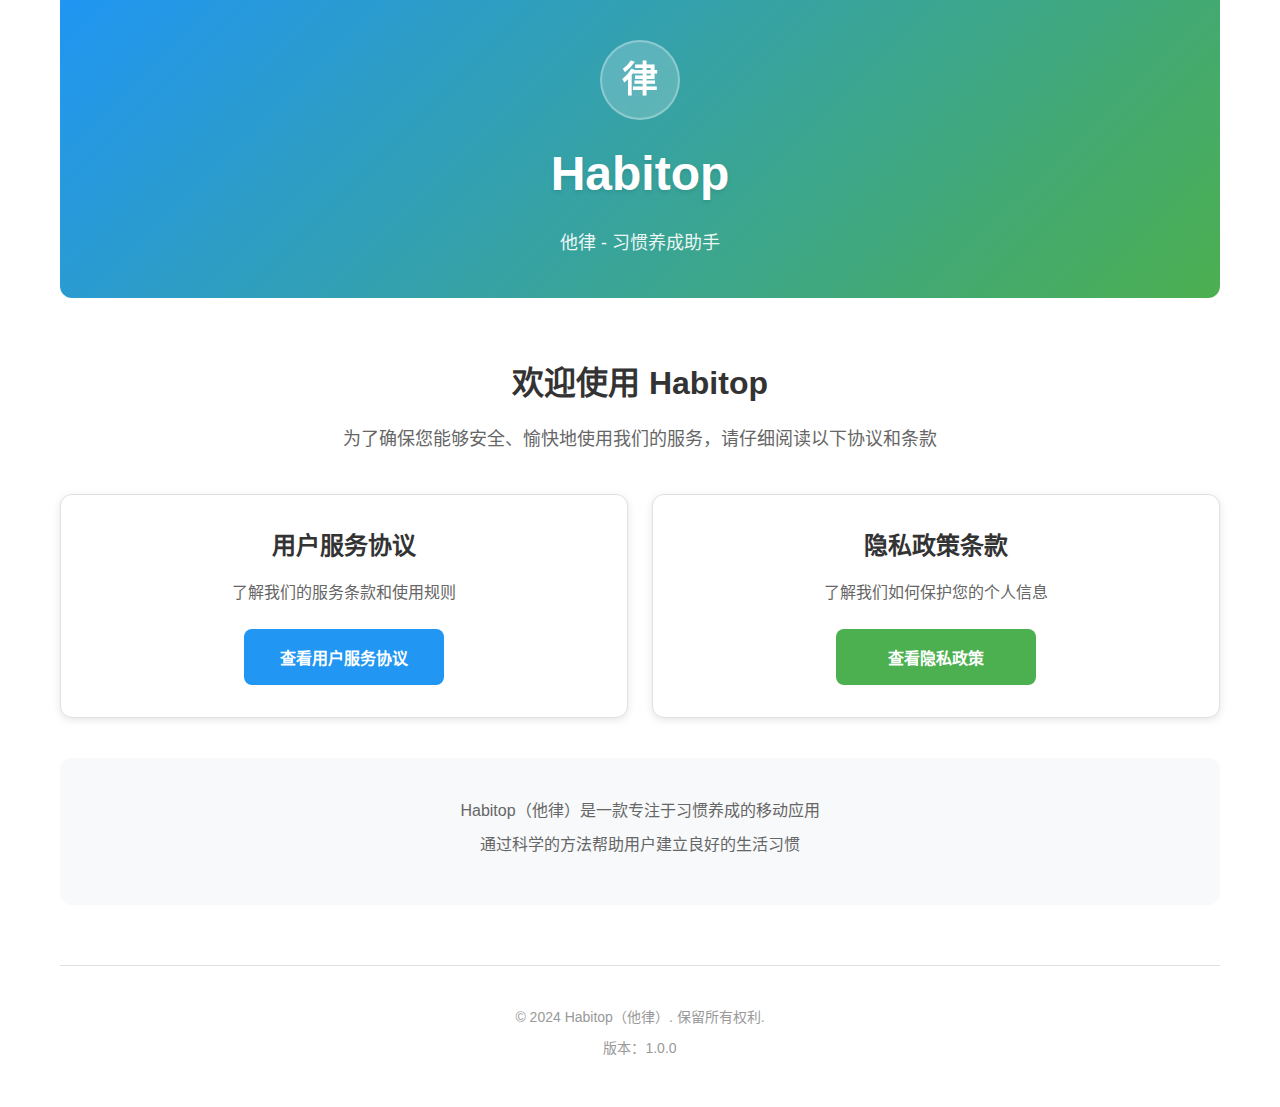
<file: index.html>
<!DOCTYPE html>
<html lang="zh-CN">
<head>
    <meta charset="UTF-8">
    <meta name="viewport" content="width=device-width, initial-scale=1.0">
    <title>Habitop - 他律 - 用户协议</title>
    <meta name="description" content="Habitop（他律）用户服务协议和隐私政策条款">
    <meta name="keywords" content="Habitop,他律,用户协议,隐私政策,习惯养成,任务管理">
    <link rel="stylesheet" href="css/style.css">
    <link rel="icon" href="images/favicon.ico" type="image/x-icon">
</head>
<body>
    <div class="container">
        <!-- 头部Logo区域 -->
        <header class="header">
            <div class="logo-container">
                <div class="logo">律</div>
                <h1 class="title">Habitop</h1>
                <p class="subtitle">他律 - 习惯养成助手</p>
            </div>
        </header>

        <!-- 主要内容区域 -->
        <main class="main-content">
            <div class="welcome-section">
                <h2>欢迎使用 Habitop</h2>
                <p>为了确保您能够安全、愉快地使用我们的服务，请仔细阅读以下协议和条款</p>
            </div>

            <!-- 协议按钮区域 -->
            <div class="agreements-section">
                <div class="agreement-card">
                    <h3>用户服务协议</h3>
                    <p>了解我们的服务条款和使用规则</p>
                    <button class="btn btn-primary" onclick="openServiceAgreement()">
                        查看用户服务协议
                    </button>
                </div>

                <div class="agreement-card">
                    <h3>隐私政策条款</h3>
                    <p>了解我们如何保护您的个人信息</p>
                    <button class="btn btn-secondary" onclick="openPrivacyPolicy()">
                        查看隐私政策
                    </button>
                </div>
            </div>

            <!-- 应用信息 -->
            <div class="app-info">
                <p>Habitop（他律）是一款专注于习惯养成的移动应用</p>
                <p>通过科学的方法帮助用户建立良好的生活习惯</p>
            </div>
        </main>

        <!-- 页脚 -->
        <footer class="footer">
            <p>&copy; 2024 Habitop（他律）. 保留所有权利.</p>
            <p>版本：1.0.0</p>
        </footer>
    </div>

    <script src="js/main.js"></script>
</body>
</html>
</file>
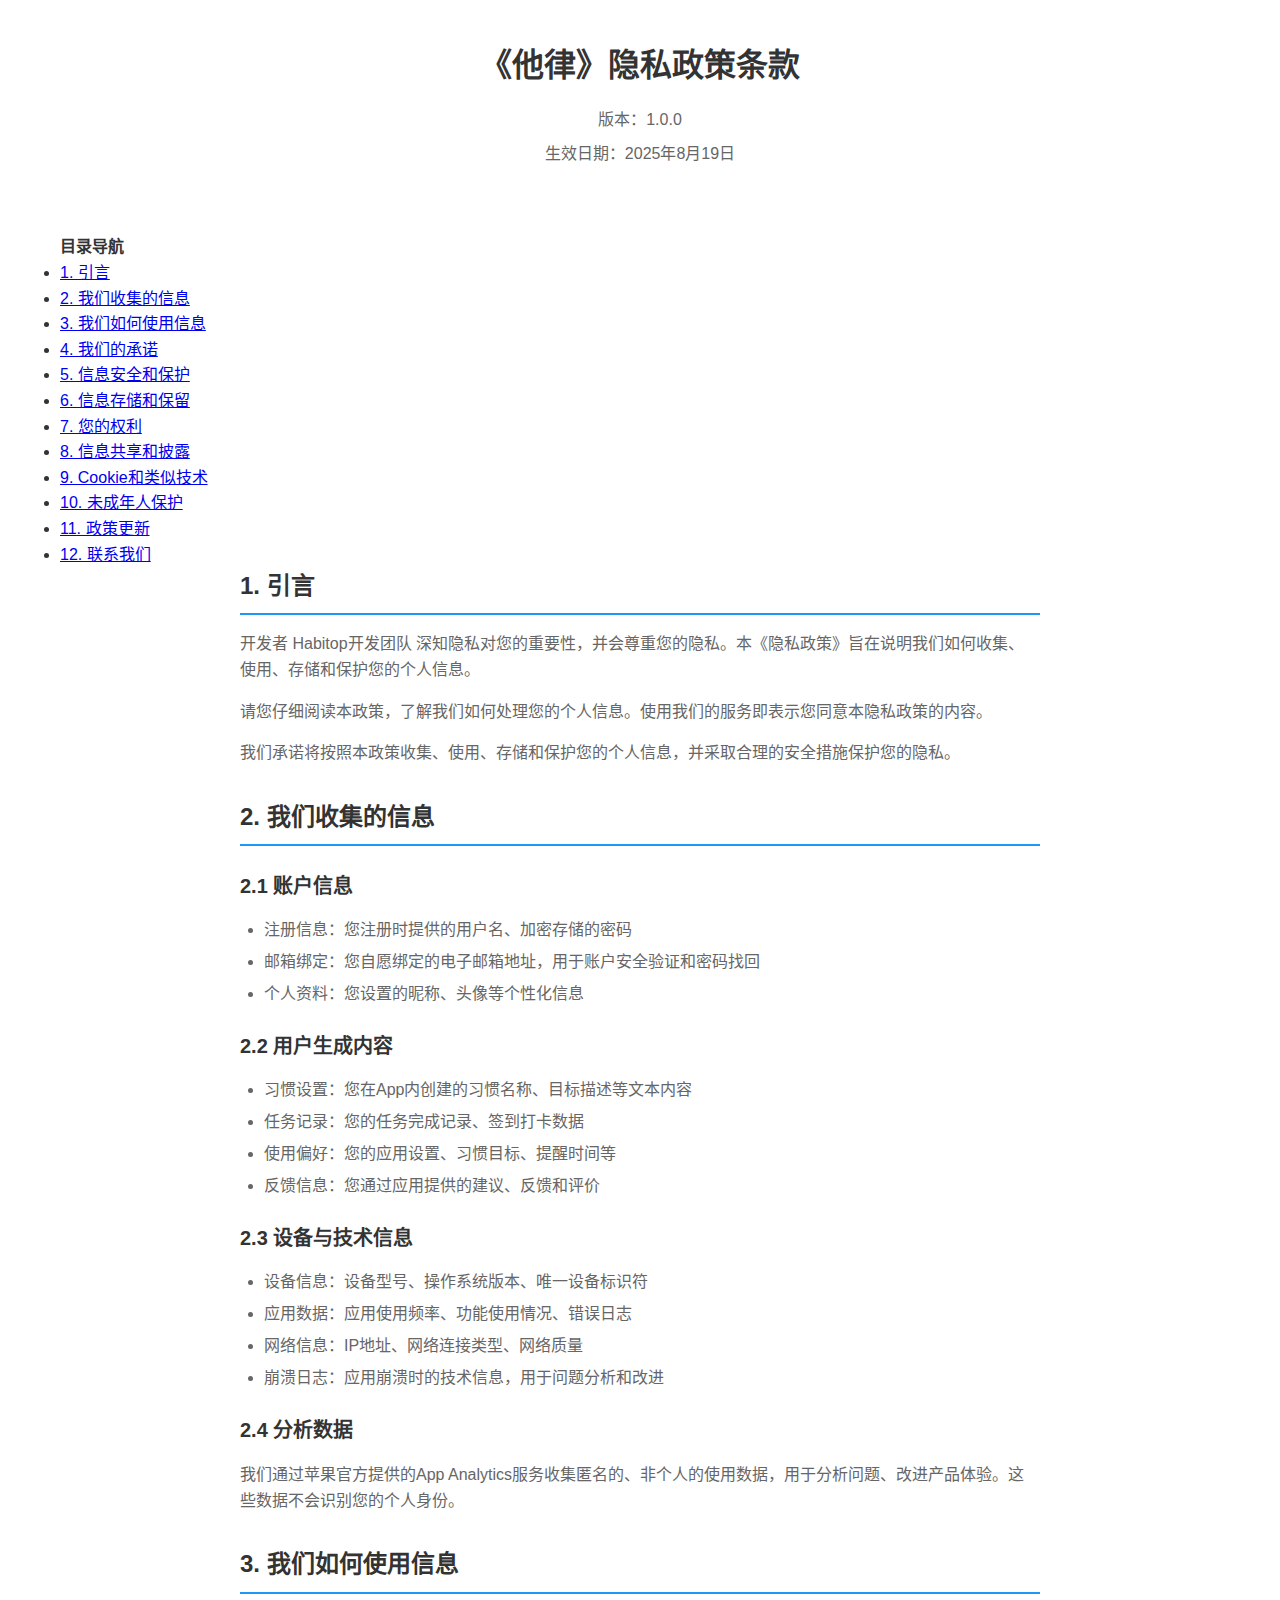
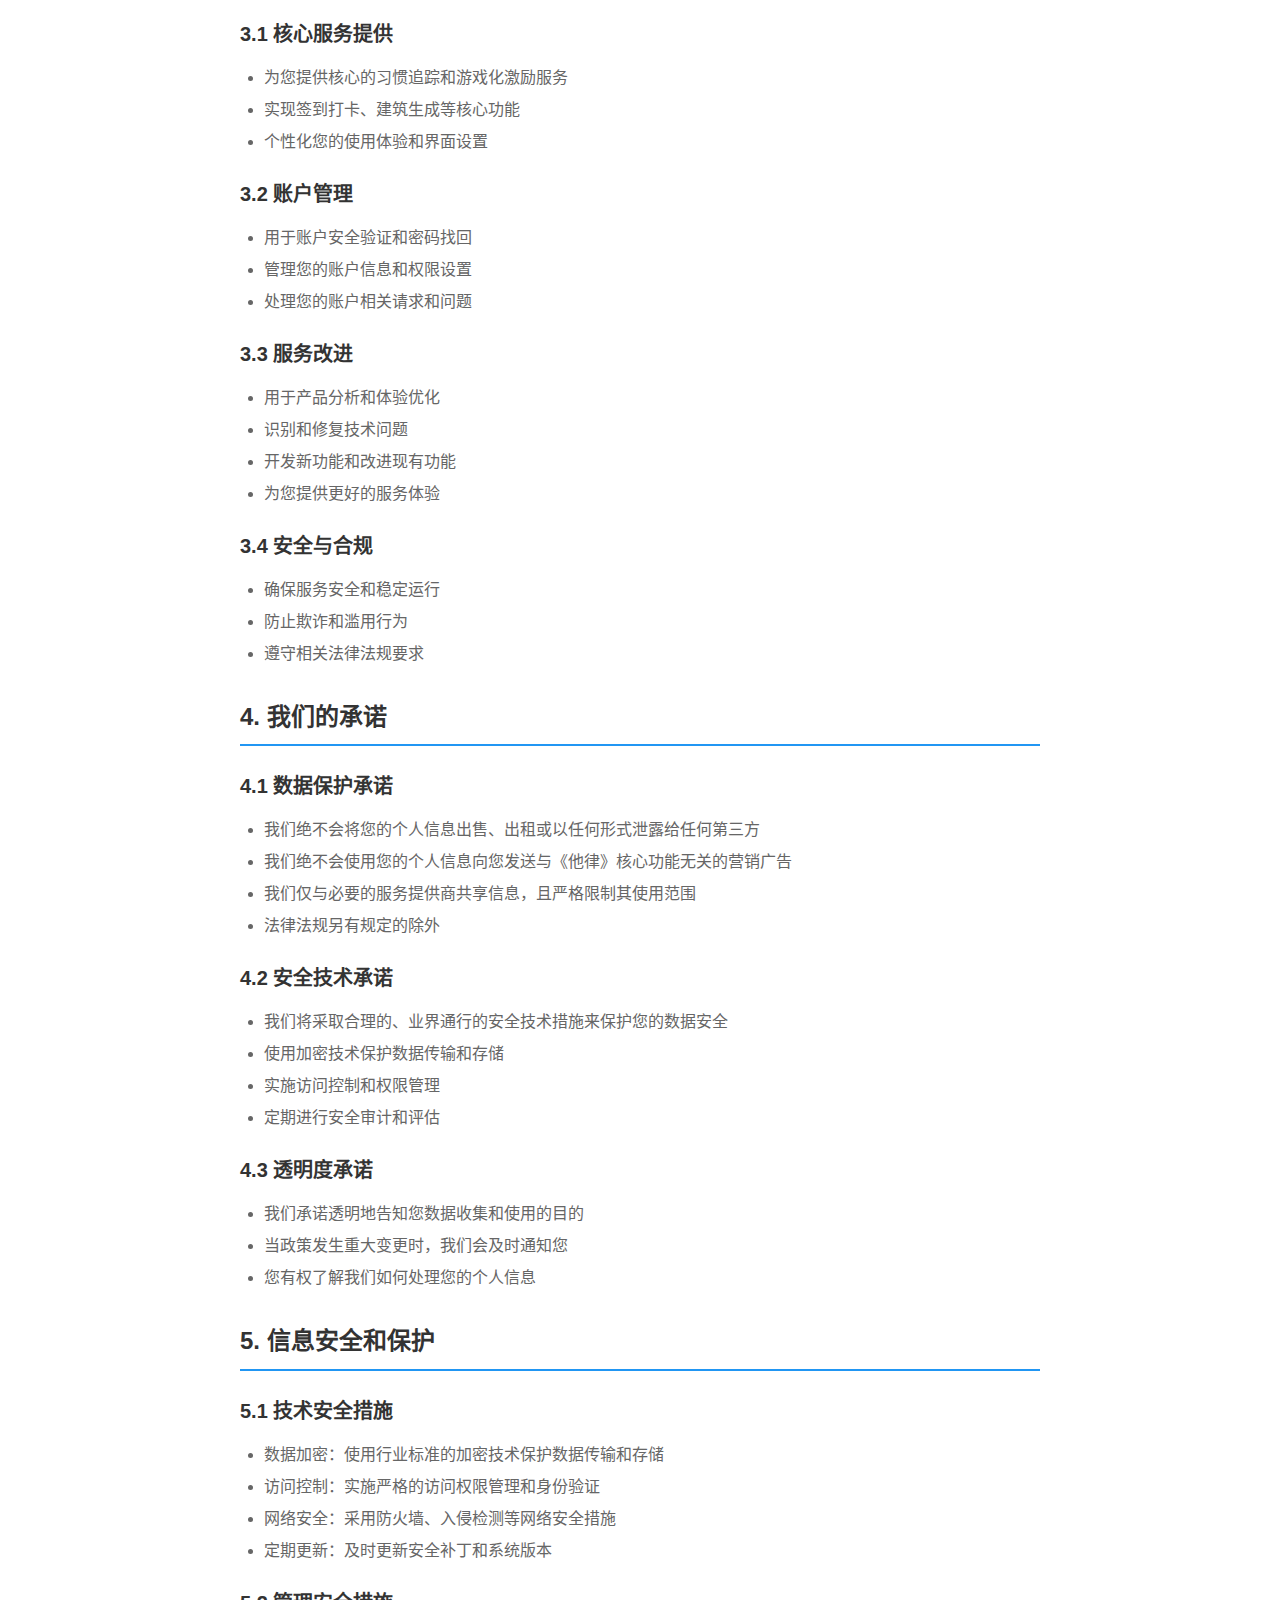
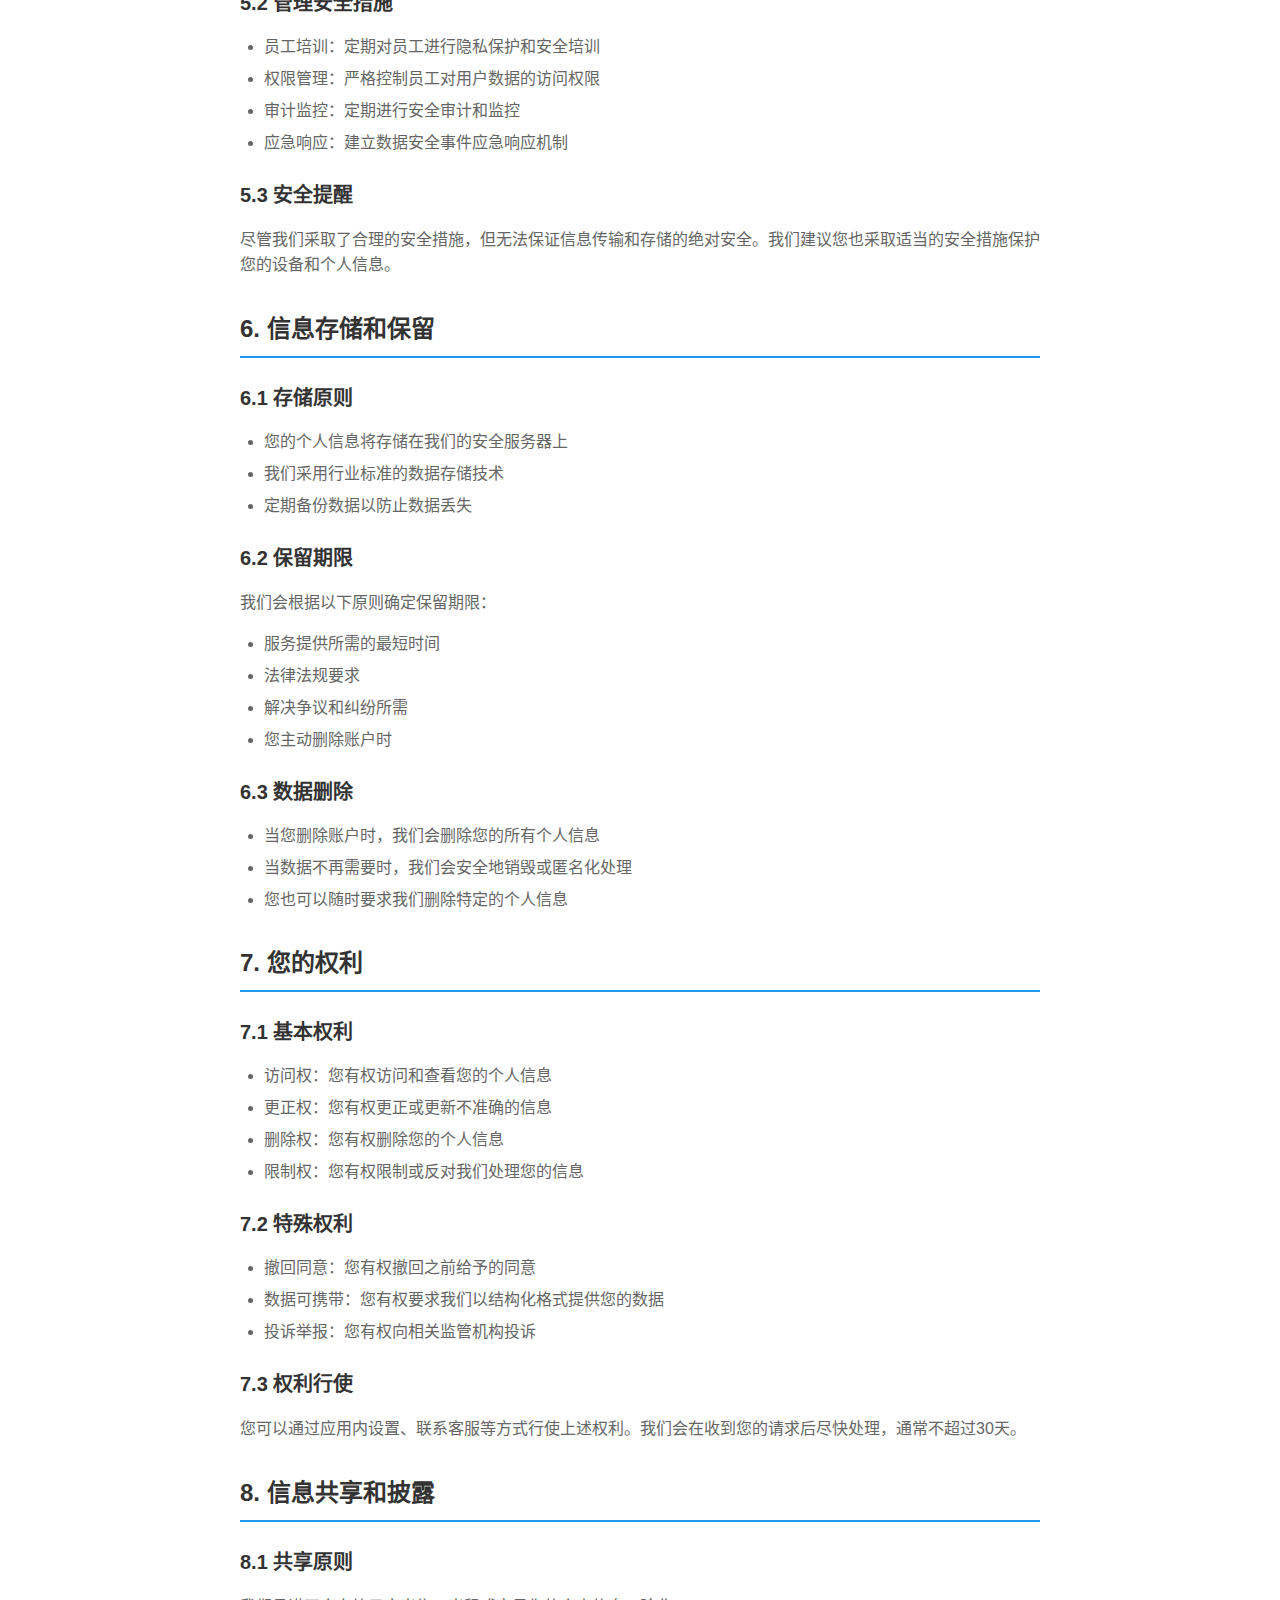
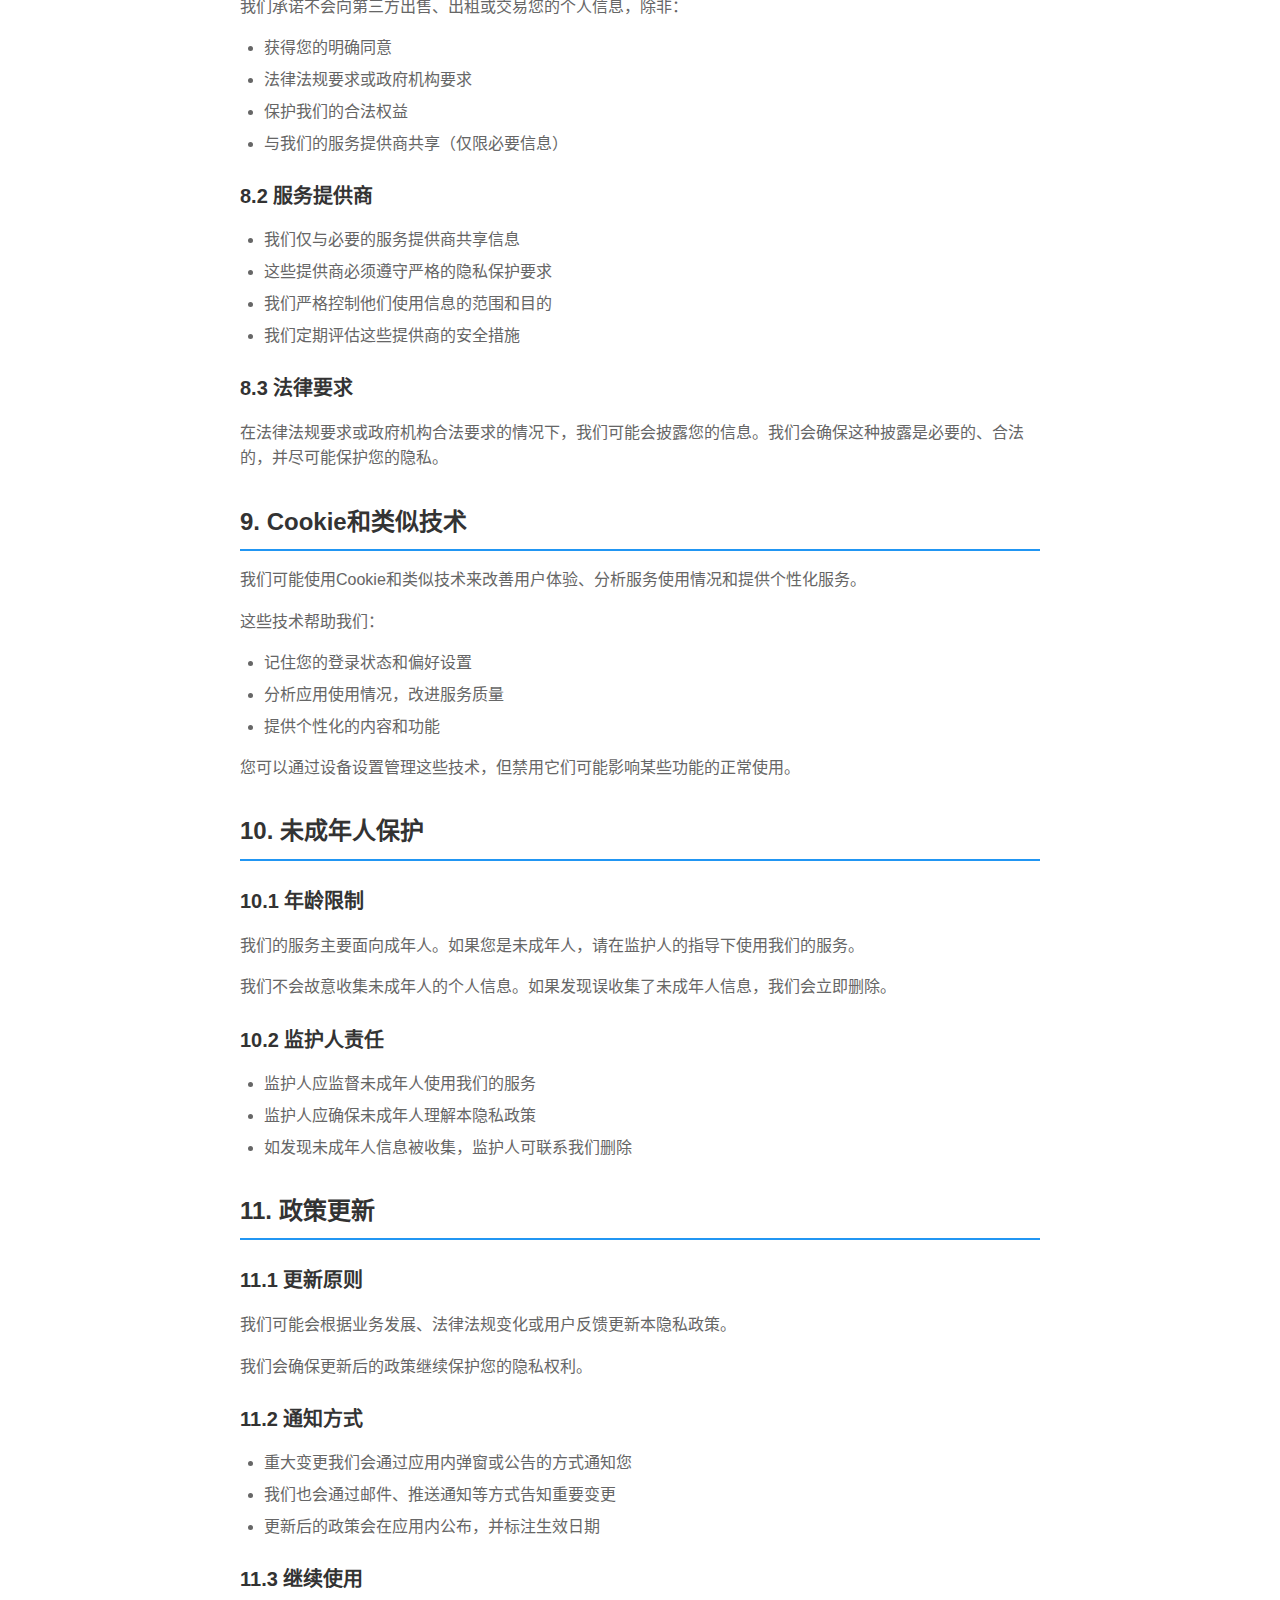
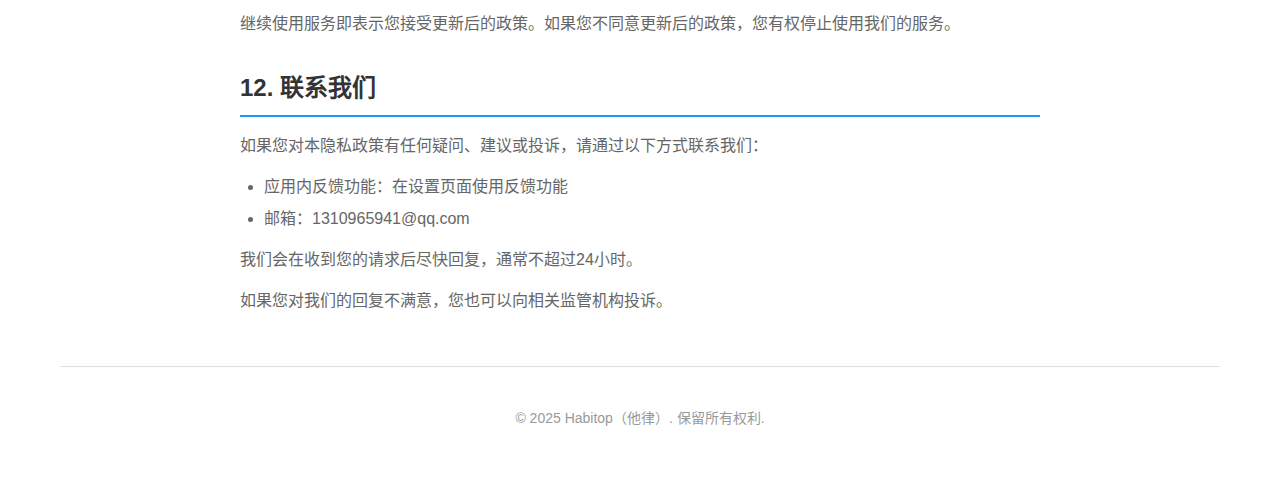
<file: privacy.html>
<!DOCTYPE html>
<html lang="zh-CN">
<head>
    <meta charset="UTF-8">
    <meta name="viewport" content="width=device-width, initial-scale=1.0">
    <title>隐私政策条款 - Habitop（他律）</title>
    <meta name="description" content="Habitop（他律）隐私政策条款">
    <link rel="stylesheet" href="css/style.css">
    <link rel="icon" href="images/favicon.ico" type="image/x-icon">
</head>
<body>
    <div class="container">
        <!-- 【修改说明】删除内部导航栏，只保留App原生导航栏 -->
        <!-- 原来：显示内部返回按钮和标题 -->
        <!-- 现在：隐藏内部导航，让App原生导航栏处理 -->
        <!-- 
        <header class="header">
            <div class="nav-container">
                <button class="btn btn-back" onclick="goBack()">← 返回</button>
                <h1 class="page-title">隐私政策条款</h1>
            </div>
        </header>
        -->

        <!-- 隐私政策内容 -->
        <main class="agreement-content">
            <div class="agreement-header">
                <h2>《他律》隐私政策条款</h2>
                <p class="version">版本：1.0.0</p>
                <p class="date">生效日期：2025年8月19日</p>
            </div>

            <div class="agreement-body">
                <section class="section">
                    <h3>1. 引言</h3>
                    <p>开发者 Habitop开发团队 深知隐私对您的重要性，并会尊重您的隐私。本《隐私政策》旨在说明我们如何收集、使用、存储和保护您的个人信息。</p>
                    <p>请您仔细阅读本政策，了解我们如何处理您的个人信息。使用我们的服务即表示您同意本隐私政策的内容。</p>
                    <p>我们承诺将按照本政策收集、使用、存储和保护您的个人信息，并采取合理的安全措施保护您的隐私。</p>
                </section>

                <section class="section">
                    <h3>2. 我们收集的信息</h3>
                    <h4>2.1 账户信息</h4>
                    <ul>
                        <li>注册信息：您注册时提供的用户名、加密存储的密码</li>
                        <li>邮箱绑定：您自愿绑定的电子邮箱地址，用于账户安全验证和密码找回</li>
                        <li>个人资料：您设置的昵称、头像等个性化信息</li>
                    </ul>

                    <h4>2.2 用户生成内容</h4>
                    <ul>
                        <li>习惯设置：您在App内创建的习惯名称、目标描述等文本内容</li>
                        <li>任务记录：您的任务完成记录、签到打卡数据</li>
                        <li>使用偏好：您的应用设置、习惯目标、提醒时间等</li>
                        <li>反馈信息：您通过应用提供的建议、反馈和评价</li>
                    </ul>

                    <h4>2.3 设备与技术信息</h4>
                    <ul>
                        <li>设备信息：设备型号、操作系统版本、唯一设备标识符</li>
                        <li>应用数据：应用使用频率、功能使用情况、错误日志</li>
                        <li>网络信息：IP地址、网络连接类型、网络质量</li>
                        <li>崩溃日志：应用崩溃时的技术信息，用于问题分析和改进</li>
                    </ul>

                    <h4>2.4 分析数据</h4>
                    <p>我们通过苹果官方提供的App Analytics服务收集匿名的、非个人的使用数据，用于分析问题、改进产品体验。这些数据不会识别您的个人身份。</p>
                </section>

                <section class="section">
                    <h3>3. 我们如何使用信息</h3>
                    <h4>3.1 核心服务提供</h4>
                    <ul>
                        <li>为您提供核心的习惯追踪和游戏化激励服务</li>
                        <li>实现签到打卡、建筑生成等核心功能</li>
                        <li>个性化您的使用体验和界面设置</li>
                    </ul>

                    <h4>3.2 账户管理</h4>
                    <ul>
                        <li>用于账户安全验证和密码找回</li>
                        <li>管理您的账户信息和权限设置</li>
                        <li>处理您的账户相关请求和问题</li>
                    </ul>

                    <h4>3.3 服务改进</h4>
                    <ul>
                        <li>用于产品分析和体验优化</li>
                        <li>识别和修复技术问题</li>
                        <li>开发新功能和改进现有功能</li>
                        <li>为您提供更好的服务体验</li>
                    </ul>

                    <h4>3.4 安全与合规</h4>
                    <ul>
                        <li>确保服务安全和稳定运行</li>
                        <li>防止欺诈和滥用行为</li>
                        <li>遵守相关法律法规要求</li>
                    </ul>
                </section>

                <section class="section">
                    <h3>4. 我们的承诺</h3>
                    <h4>4.1 数据保护承诺</h4>
                    <ul>
                        <li>我们绝不会将您的个人信息出售、出租或以任何形式泄露给任何第三方</li>
                        <li>我们绝不会使用您的个人信息向您发送与《他律》核心功能无关的营销广告</li>
                        <li>我们仅与必要的服务提供商共享信息，且严格限制其使用范围</li>
                        <li>法律法规另有规定的除外</li>
                    </ul>

                    <h4>4.2 安全技术承诺</h4>
                    <ul>
                        <li>我们将采取合理的、业界通行的安全技术措施来保护您的数据安全</li>
                        <li>使用加密技术保护数据传输和存储</li>
                        <li>实施访问控制和权限管理</li>
                        <li>定期进行安全审计和评估</li>
                    </ul>

                    <h4>4.3 透明度承诺</h4>
                    <ul>
                        <li>我们承诺透明地告知您数据收集和使用的目的</li>
                        <li>当政策发生重大变更时，我们会及时通知您</li>
                        <li>您有权了解我们如何处理您的个人信息</li>
                    </ul>
                </section>

                <section class="section">
                    <h3>5. 信息安全和保护</h3>
                    <h4>5.1 技术安全措施</h4>
                    <ul>
                        <li>数据加密：使用行业标准的加密技术保护数据传输和存储</li>
                        <li>访问控制：实施严格的访问权限管理和身份验证</li>
                        <li>网络安全：采用防火墙、入侵检测等网络安全措施</li>
                        <li>定期更新：及时更新安全补丁和系统版本</li>
                    </ul>

                    <h4>5.2 管理安全措施</h4>
                    <ul>
                        <li>员工培训：定期对员工进行隐私保护和安全培训</li>
                        <li>权限管理：严格控制员工对用户数据的访问权限</li>
                        <li>审计监控：定期进行安全审计和监控</li>
                        <li>应急响应：建立数据安全事件应急响应机制</li>
                    </ul>

                    <h4>5.3 安全提醒</h4>
                    <p>尽管我们采取了合理的安全措施，但无法保证信息传输和存储的绝对安全。我们建议您也采取适当的安全措施保护您的设备和个人信息。</p>
                </section>

                <section class="section">
                    <h3>6. 信息存储和保留</h3>
                    <h4>6.1 存储原则</h4>
                    <ul>
                        <li>您的个人信息将存储在我们的安全服务器上</li>
                        <li>我们采用行业标准的数据存储技术</li>
                        <li>定期备份数据以防止数据丢失</li>
                    </ul>

                    <h4>6.2 保留期限</h4>
                    <p>我们会根据以下原则确定保留期限：</p>
                    <ul>
                        <li>服务提供所需的最短时间</li>
                        <li>法律法规要求</li>
                        <li>解决争议和纠纷所需</li>
                        <li>您主动删除账户时</li>
                    </ul>

                    <h4>6.3 数据删除</h4>
                    <ul>
                        <li>当您删除账户时，我们会删除您的所有个人信息</li>
                        <li>当数据不再需要时，我们会安全地销毁或匿名化处理</li>
                        <li>您也可以随时要求我们删除特定的个人信息</li>
                    </ul>
                </section>

                <section class="section">
                    <h3>7. 您的权利</h3>
                    <h4>7.1 基本权利</h4>
                    <ul>
                        <li>访问权：您有权访问和查看您的个人信息</li>
                        <li>更正权：您有权更正或更新不准确的信息</li>
                        <li>删除权：您有权删除您的个人信息</li>
                        <li>限制权：您有权限制或反对我们处理您的信息</li>
                    </ul>

                    <h4>7.2 特殊权利</h4>
                    <ul>
                        <li>撤回同意：您有权撤回之前给予的同意</li>
                        <li>数据可携带：您有权要求我们以结构化格式提供您的数据</li>
                        <li>投诉举报：您有权向相关监管机构投诉</li>
                    </ul>

                    <h4>7.3 权利行使</h4>
                    <p>您可以通过应用内设置、联系客服等方式行使上述权利。我们会在收到您的请求后尽快处理，通常不超过30天。</p>
                </section>

                <section class="section">
                    <h3>8. 信息共享和披露</h3>
                    <h4>8.1 共享原则</h4>
                    <p>我们承诺不会向第三方出售、出租或交易您的个人信息，除非：</p>
                    <ul>
                        <li>获得您的明确同意</li>
                        <li>法律法规要求或政府机构要求</li>
                        <li>保护我们的合法权益</li>
                        <li>与我们的服务提供商共享（仅限必要信息）</li>
                    </ul>

                    <h4>8.2 服务提供商</h4>
                    <ul>
                        <li>我们仅与必要的服务提供商共享信息</li>
                        <li>这些提供商必须遵守严格的隐私保护要求</li>
                        <li>我们严格控制他们使用信息的范围和目的</li>
                        <li>我们定期评估这些提供商的安全措施</li>
                    </ul>

                    <h4>8.3 法律要求</h4>
                    <p>在法律法规要求或政府机构合法要求的情况下，我们可能会披露您的信息。我们会确保这种披露是必要的、合法的，并尽可能保护您的隐私。</p>
                </section>

                <section class="section">
                    <h3>9. Cookie和类似技术</h3>
                    <p>我们可能使用Cookie和类似技术来改善用户体验、分析服务使用情况和提供个性化服务。</p>
                    <p>这些技术帮助我们：</p>
                    <ul>
                        <li>记住您的登录状态和偏好设置</li>
                        <li>分析应用使用情况，改进服务质量</li>
                        <li>提供个性化的内容和功能</li>
                    </ul>
                    <p>您可以通过设备设置管理这些技术，但禁用它们可能影响某些功能的正常使用。</p>
                </section>

                <section class="section">
                    <h3>10. 未成年人保护</h3>
                    <h4>10.1 年龄限制</h4>
                    <p>我们的服务主要面向成年人。如果您是未成年人，请在监护人的指导下使用我们的服务。</p>
                    <p>我们不会故意收集未成年人的个人信息。如果发现误收集了未成年人信息，我们会立即删除。</p>

                    <h4>10.2 监护人责任</h4>
                    <ul>
                        <li>监护人应监督未成年人使用我们的服务</li>
                        <li>监护人应确保未成年人理解本隐私政策</li>
                        <li>如发现未成年人信息被收集，监护人可联系我们删除</li>
                    </ul>
                </section>

                <section class="section">
                    <h3>11. 政策更新</h3>
                    <h4>11.1 更新原则</h4>
                    <p>我们可能会根据业务发展、法律法规变化或用户反馈更新本隐私政策。</p>
                    <p>我们会确保更新后的政策继续保护您的隐私权利。</p>

                    <h4>11.2 通知方式</h4>
                    <ul>
                        <li>重大变更我们会通过应用内弹窗或公告的方式通知您</li>
                        <li>我们也会通过邮件、推送通知等方式告知重要变更</li>
                        <li>更新后的政策会在应用内公布，并标注生效日期</li>
                    </ul>

                    <h4>11.3 继续使用</h4>
                    <p>继续使用服务即表示您接受更新后的政策。如果您不同意更新后的政策，您有权停止使用我们的服务。</p>
                </section>

                <section class="section">
                    <h3>12. 联系我们</h3>
                    <p>如果您对本隐私政策有任何疑问、建议或投诉，请通过以下方式联系我们：</p>
                    <ul>
                        <li>应用内反馈功能：在设置页面使用反馈功能</li>
                        <li>邮箱：1310965941@qq.com</li>
                    </ul>
                    <p>我们会在收到您的请求后尽快回复，通常不超过24小时。</p>
                    <p>如果您对我们的回复不满意，您也可以向相关监管机构投诉。</p>
                </section>
            </div>
        </main>

        <!-- 页脚 -->
        <footer class="footer">
            <p>&copy; 2025 Habitop（他律）. 保留所有权利.</p>
        </footer>
    </div>

    <script src="js/main.js"></script>
</body>
</html>
</file>
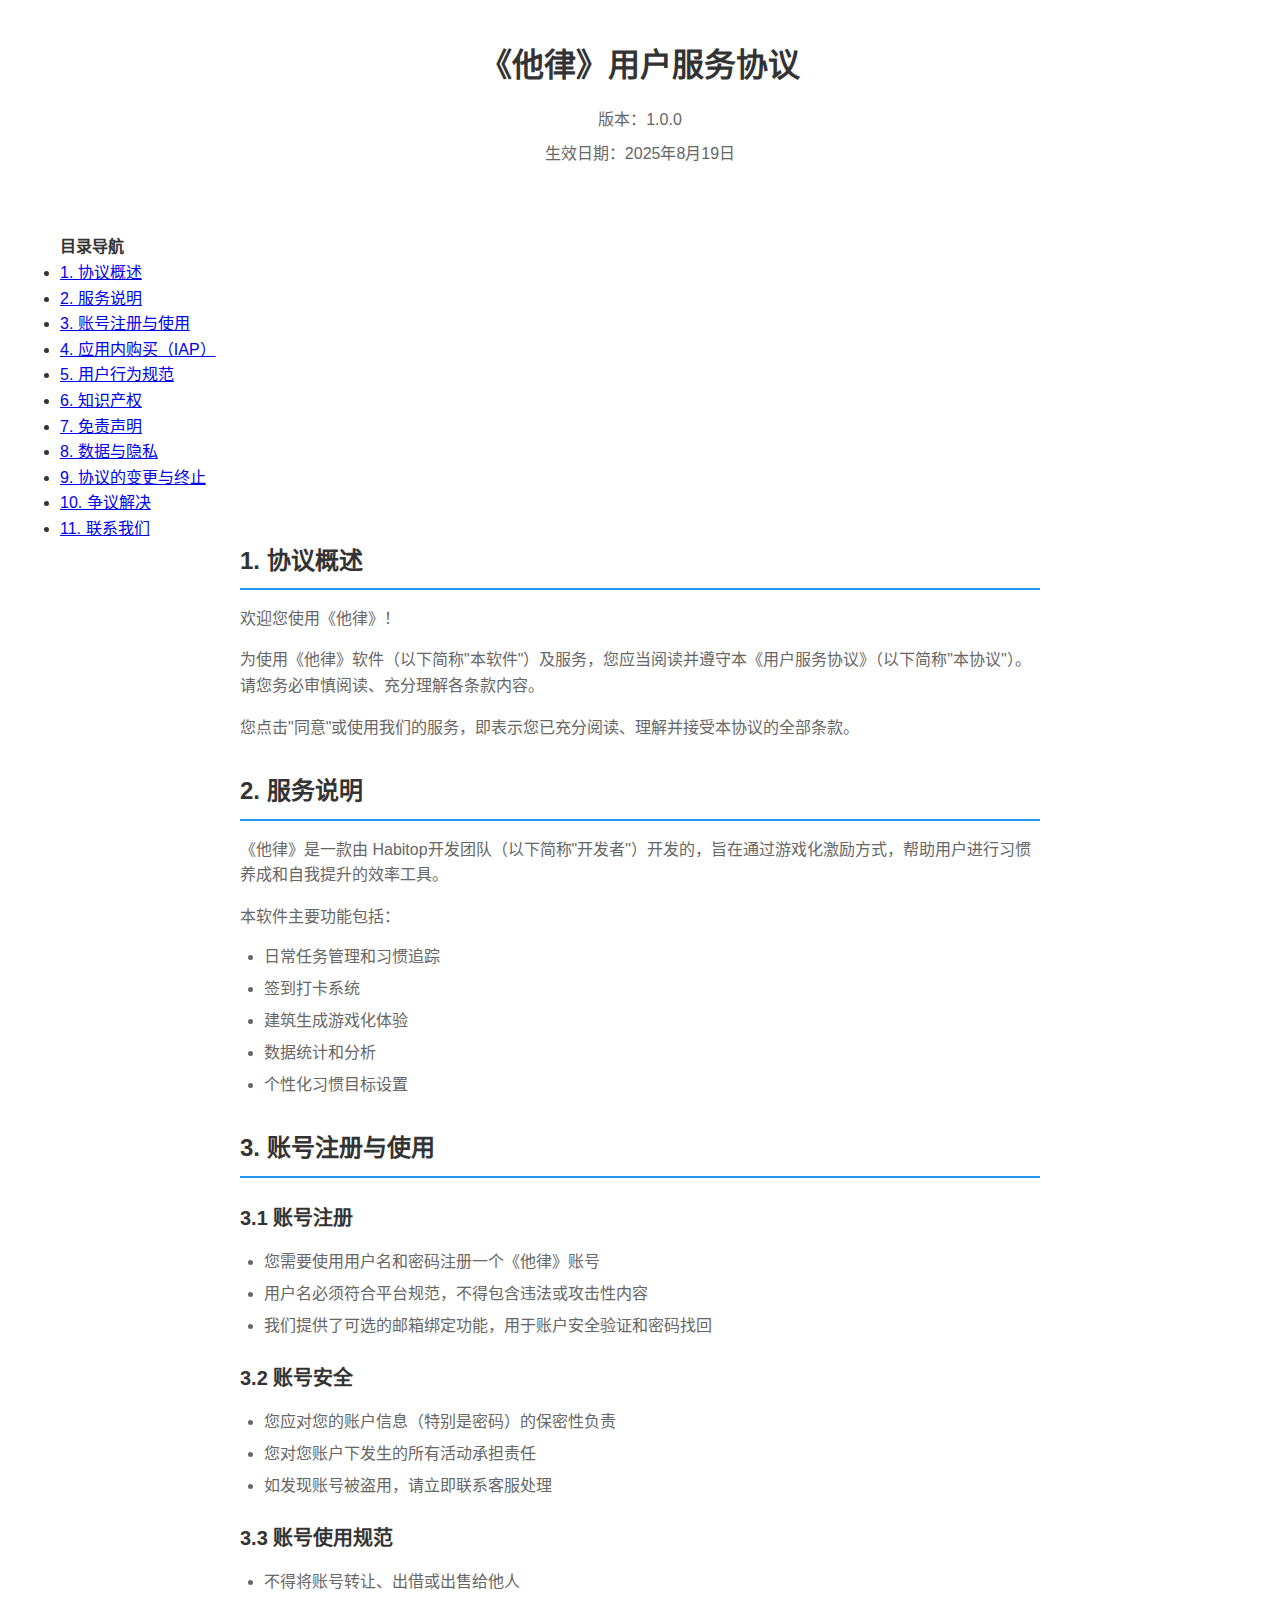
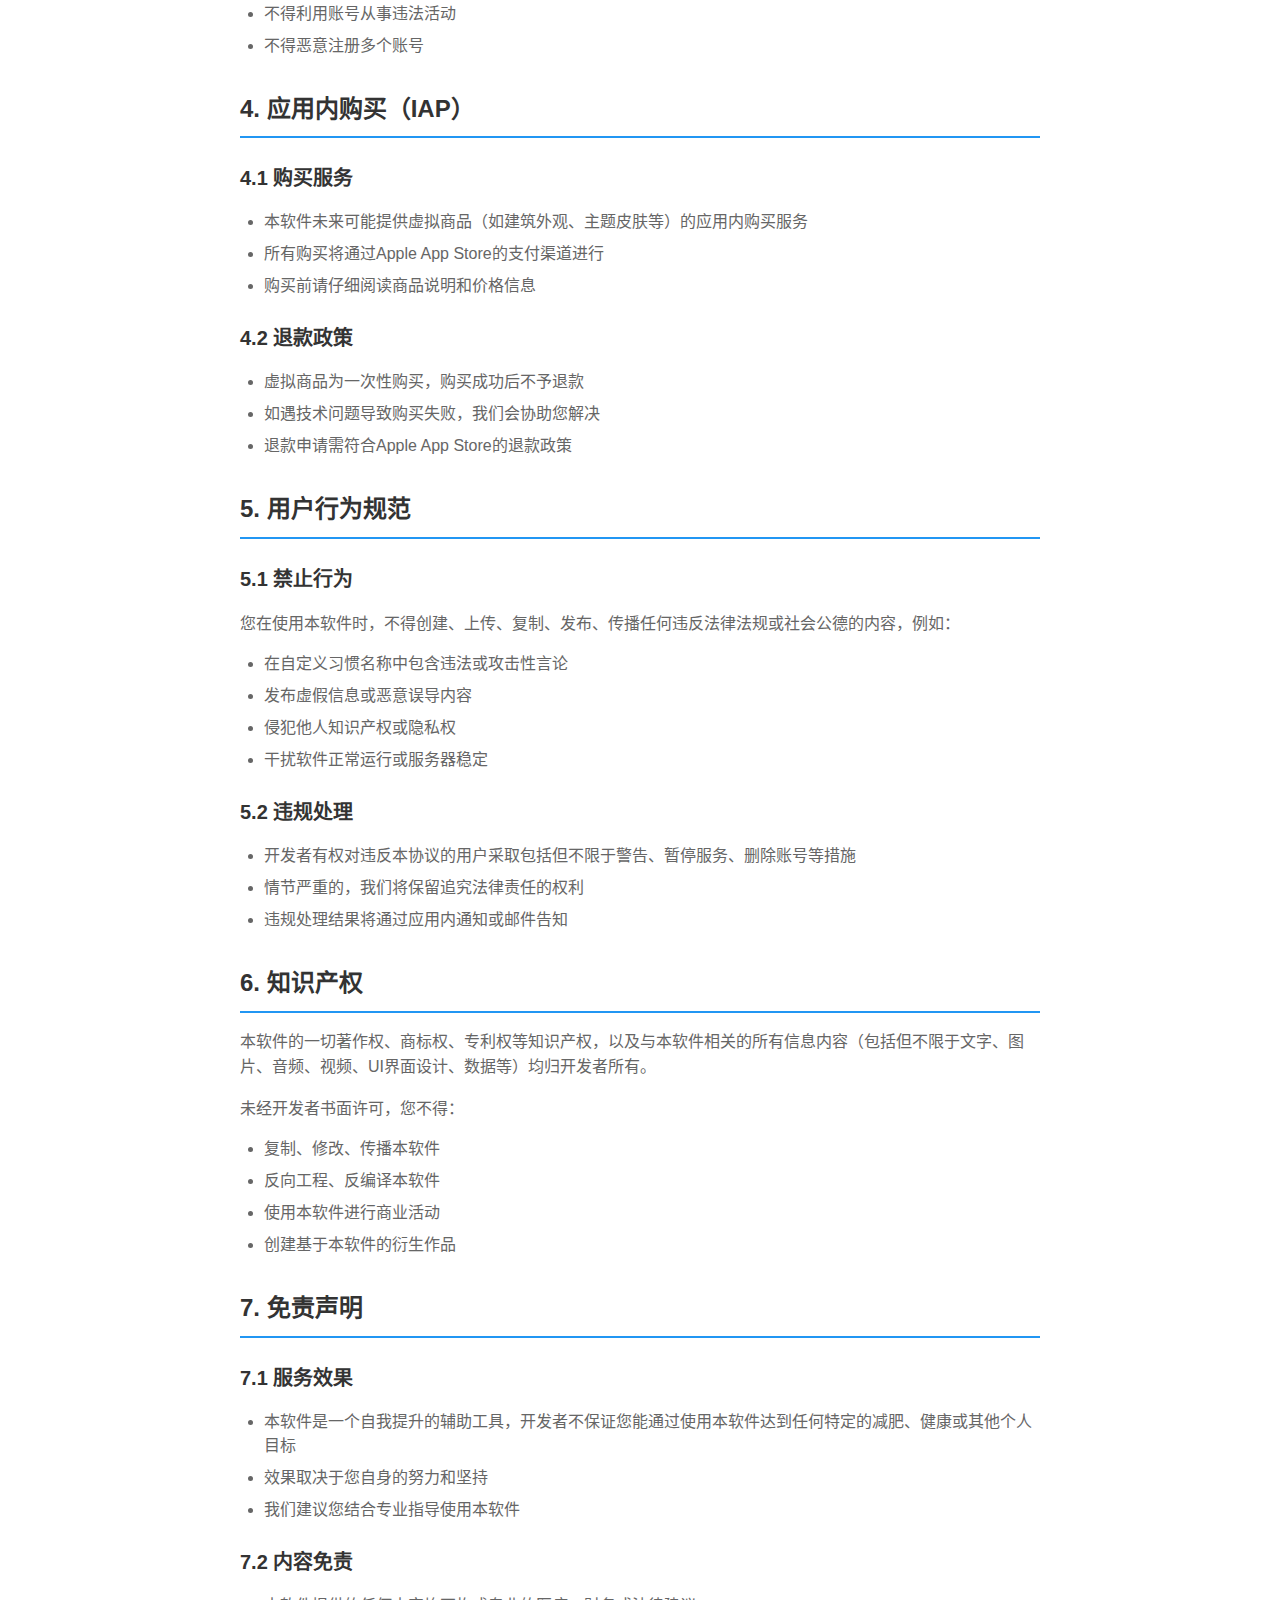
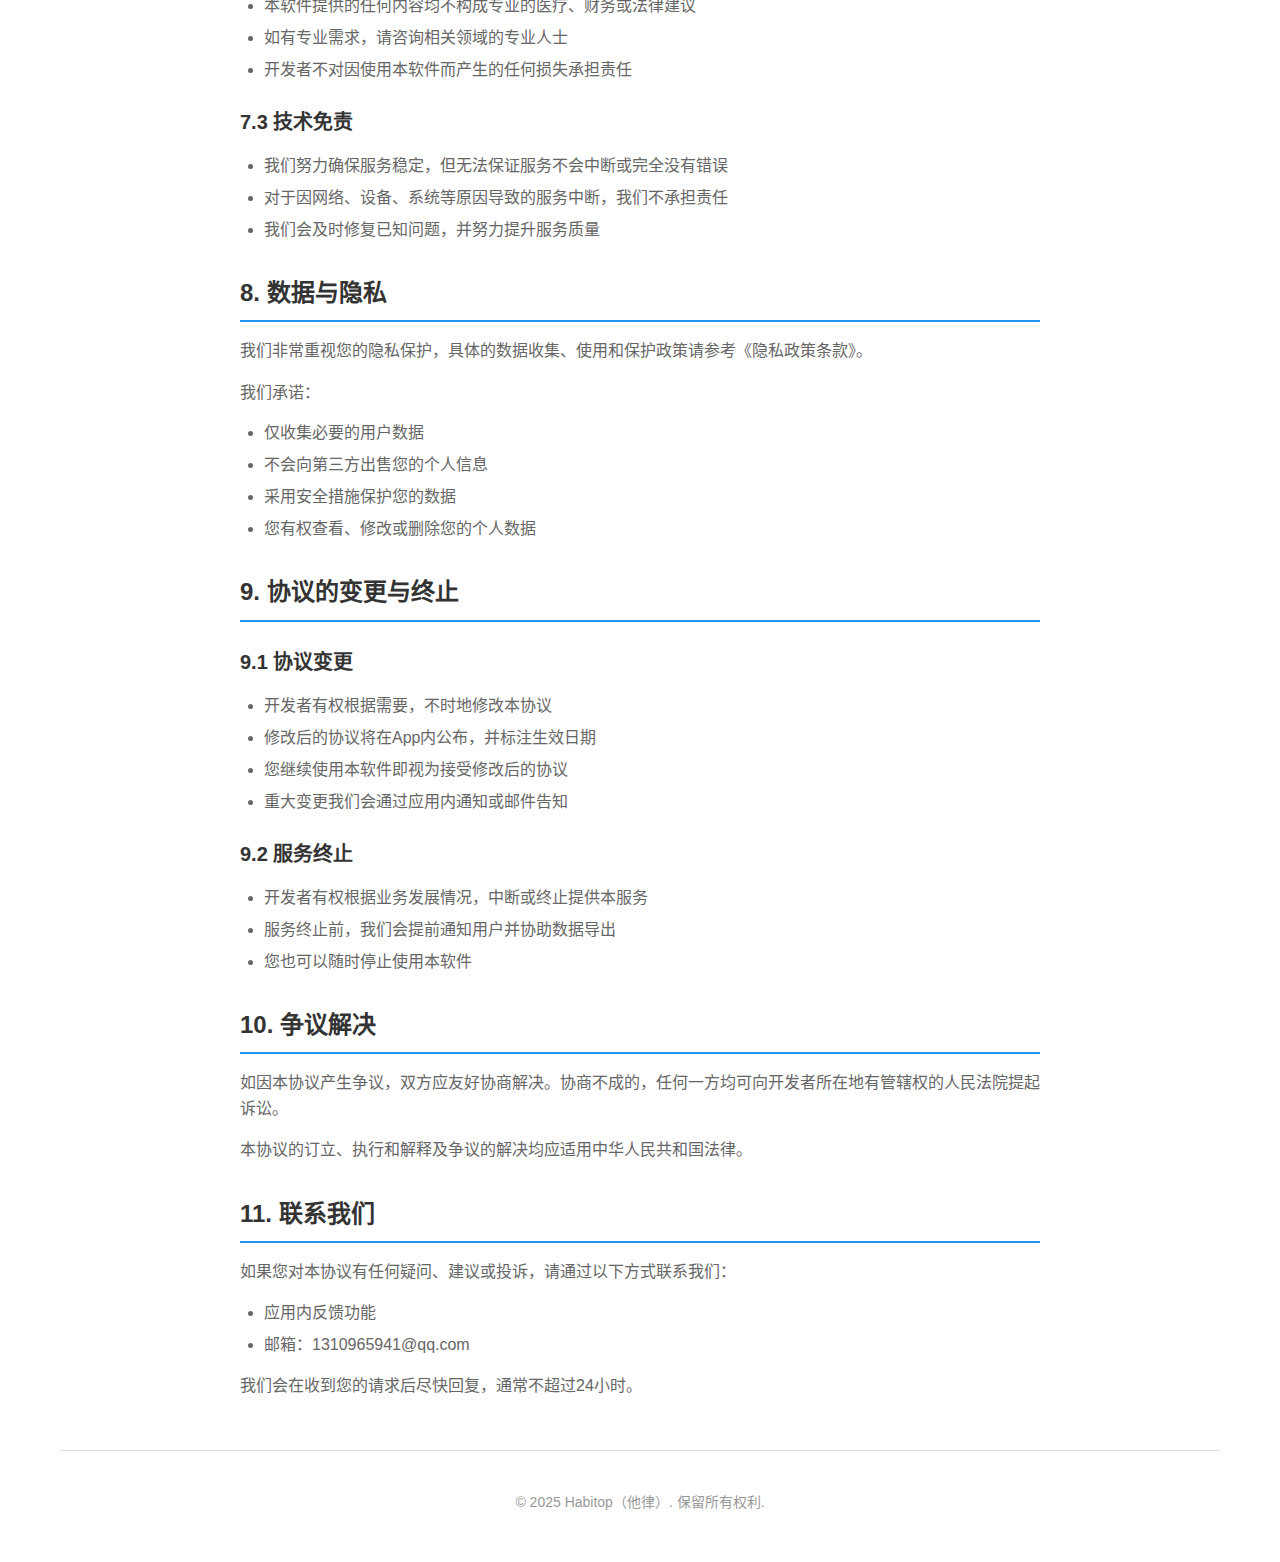
<file: service.html>
<!DOCTYPE html>
<html lang="zh-CN">
<head>
    <meta charset="UTF-8">
    <meta name="viewport" content="width=device-width, initial-scale=1.0">
    <title>用户服务协议 - Habitop（他律）</title>
    <meta name="description" content="Habitop（他律）用户服务协议">
    <link rel="stylesheet" href="css/style.css">
    <link rel="icon" href="images/favicon.ico" type="image/x-icon">
</head>
<body>
    <div class="container">
        <!-- 协议内容 -->
        <main class="agreement-content">
            <div class="agreement-header">
                <h2>《他律》用户服务协议</h2>
                <p class="version">版本：1.0.0</p>
                <p class="date">生效日期：2025年8月19日</p>
            </div>

            <div class="agreement-body">
                <section class="section">
                    <h3>1. 协议概述</h3>
                    <p>欢迎您使用《他律》！</p>
                    <p>为使用《他律》软件（以下简称"本软件"）及服务，您应当阅读并遵守本《用户服务协议》（以下简称"本协议"）。请您务必审慎阅读、充分理解各条款内容。</p>
                    <p>您点击"同意"或使用我们的服务，即表示您已充分阅读、理解并接受本协议的全部条款。</p>
                </section>

                <section class="section">
                    <h3>2. 服务说明</h3>
                    <p>《他律》是一款由 Habitop开发团队（以下简称"开发者"）开发的，旨在通过游戏化激励方式，帮助用户进行习惯养成和自我提升的效率工具。</p>
                    <p>本软件主要功能包括：</p>
                    <ul>
                        <li>日常任务管理和习惯追踪</li>
                        <li>签到打卡系统</li>
                        <li>建筑生成游戏化体验</li>
                        <li>数据统计和分析</li>
                        <li>个性化习惯目标设置</li>
                    </ul>
                </section>

                <section class="section">
                    <h3>3. 账号注册与使用</h3>
                    <h4>3.1 账号注册</h4>
                    <ul>
                        <li>您需要使用用户名和密码注册一个《他律》账号</li>
                        <li>用户名必须符合平台规范，不得包含违法或攻击性内容</li>
                        <li>我们提供了可选的邮箱绑定功能，用于账户安全验证和密码找回</li>
                    </ul>

                    <h4>3.2 账号安全</h4>
                    <ul>
                        <li>您应对您的账户信息（特别是密码）的保密性负责</li>
                        <li>您对您账户下发生的所有活动承担责任</li>
                        <li>如发现账号被盗用，请立即联系客服处理</li>
                    </ul>

                    <h4>3.3 账号使用规范</h4>
                    <ul>
                        <li>不得将账号转让、出借或出售给他人</li>
                        <li>不得利用账号从事违法活动</li>
                        <li>不得恶意注册多个账号</li>
                    </ul>
                </section>

                <section class="section">
                    <h3>4. 应用内购买（IAP）</h3>
                    <h4>4.1 购买服务</h4>
                    <ul>
                        <li>本软件未来可能提供虚拟商品（如建筑外观、主题皮肤等）的应用内购买服务</li>
                        <li>所有购买将通过Apple App Store的支付渠道进行</li>
                        <li>购买前请仔细阅读商品说明和价格信息</li>
                    </ul>

                    <h4>4.2 退款政策</h4>
                    <ul>
                        <li>虚拟商品为一次性购买，购买成功后不予退款</li>
                        <li>如遇技术问题导致购买失败，我们会协助您解决</li>
                        <li>退款申请需符合Apple App Store的退款政策</li>
                    </ul>
                </section>

                <section class="section">
                    <h3>5. 用户行为规范</h3>
                    <h4>5.1 禁止行为</h4>
                    <p>您在使用本软件时，不得创建、上传、复制、发布、传播任何违反法律法规或社会公德的内容，例如：</p>
                    <ul>
                        <li>在自定义习惯名称中包含违法或攻击性言论</li>
                        <li>发布虚假信息或恶意误导内容</li>
                        <li>侵犯他人知识产权或隐私权</li>
                        <li>干扰软件正常运行或服务器稳定</li>
                    </ul>

                    <h4>5.2 违规处理</h4>
                    <ul>
                        <li>开发者有权对违反本协议的用户采取包括但不限于警告、暂停服务、删除账号等措施</li>
                        <li>情节严重的，我们将保留追究法律责任的权利</li>
                        <li>违规处理结果将通过应用内通知或邮件告知</li>
                    </ul>
                </section>

                <section class="section">
                    <h3>6. 知识产权</h3>
                    <p>本软件的一切著作权、商标权、专利权等知识产权，以及与本软件相关的所有信息内容（包括但不限于文字、图片、音频、视频、UI界面设计、数据等）均归开发者所有。</p>
                    <p>未经开发者书面许可，您不得：</p>
                    <ul>
                        <li>复制、修改、传播本软件</li>
                        <li>反向工程、反编译本软件</li>
                        <li>使用本软件进行商业活动</li>
                        <li>创建基于本软件的衍生作品</li>
                    </ul>
                </section>

                <section class="section">
                    <h3>7. 免责声明</h3>
                    <h4>7.1 服务效果</h4>
                    <ul>
                        <li>本软件是一个自我提升的辅助工具，开发者不保证您能通过使用本软件达到任何特定的减肥、健康或其他个人目标</li>
                        <li>效果取决于您自身的努力和坚持</li>
                        <li>我们建议您结合专业指导使用本软件</li>
                    </ul>

                    <h4>7.2 内容免责</h4>
                    <ul>
                        <li>本软件提供的任何内容均不构成专业的医疗、财务或法律建议</li>
                        <li>如有专业需求，请咨询相关领域的专业人士</li>
                        <li>开发者不对因使用本软件而产生的任何损失承担责任</li>
                    </ul>

                    <h4>7.3 技术免责</h4>
                    <ul>
                        <li>我们努力确保服务稳定，但无法保证服务不会中断或完全没有错误</li>
                        <li>对于因网络、设备、系统等原因导致的服务中断，我们不承担责任</li>
                        <li>我们会及时修复已知问题，并努力提升服务质量</li>
                    </ul>
                </section>

                <section class="section">
                    <h3>8. 数据与隐私</h3>
                    <p>我们非常重视您的隐私保护，具体的数据收集、使用和保护政策请参考《隐私政策条款》。</p>
                    <p>我们承诺：</p>
                    <ul>
                        <li>仅收集必要的用户数据</li>
                        <li>不会向第三方出售您的个人信息</li>
                        <li>采用安全措施保护您的数据</li>
                        <li>您有权查看、修改或删除您的个人数据</li>
                    </ul>
                </section>

                <section class="section">
                    <h3>9. 协议的变更与终止</h3>
                    <h4>9.1 协议变更</h4>
                    <ul>
                        <li>开发者有权根据需要，不时地修改本协议</li>
                        <li>修改后的协议将在App内公布，并标注生效日期</li>
                        <li>您继续使用本软件即视为接受修改后的协议</li>
                        <li>重大变更我们会通过应用内通知或邮件告知</li>
                    </ul>

                    <h4>9.2 服务终止</h4>
                    <ul>
                        <li>开发者有权根据业务发展情况，中断或终止提供本服务</li>
                        <li>服务终止前，我们会提前通知用户并协助数据导出</li>
                        <li>您也可以随时停止使用本软件</li>
                    </ul>
                </section>

                <section class="section">
                    <h3>10. 争议解决</h3>
                    <p>如因本协议产生争议，双方应友好协商解决。协商不成的，任何一方均可向开发者所在地有管辖权的人民法院提起诉讼。</p>
                    <p>本协议的订立、执行和解释及争议的解决均应适用中华人民共和国法律。</p>
                </section>

                <section class="section">
                    <h3>11. 联系我们</h3>
                    <p>如果您对本协议有任何疑问、建议或投诉，请通过以下方式联系我们：</p>
                    <ul>
                        <li>应用内反馈功能</li>
                        <li>邮箱：1310965941@qq.com</li>
                    </ul>
                    <p>我们会在收到您的请求后尽快回复，通常不超过24小时。</p>
                </section>
            </div>
        </main>

        <!-- 页脚 -->
        <footer class="footer">
            <p>&copy; 2025 Habitop（他律）. 保留所有权利.</p>
        </footer>
    </div>

    <script src="js/main.js"></script>
</body>
</html>
</file>
<file: css/style.css>
/* Habitop（他律）官网样式文件 */
/* 版本：1.0.0 */

/* 重置样式 */
* {
    margin: 0;
    padding: 0;
    box-sizing: border-box;
}

/* 根元素和字体 */
:root {
    --primary-color: #2196F3;
    --secondary-color: #4CAF50;
    --accent-color: #FF6B35;
    --text-primary: #333333;
    --text-secondary: #666666;
    --text-light: #999999;
    --background-primary: #FFFFFF;
    --background-secondary: #F8F9FA;
    --border-color: #E0E0E0;
    --shadow-light: 0 2px 8px rgba(0, 0, 0, 0.1);
    --shadow-medium: 0 4px 16px rgba(0, 0, 0, 0.15);
    --border-radius: 12px;
    --transition: all 0.3s ease;
}

body {
    font-family: -apple-system, BlinkMacSystemFont, 'Segoe UI', Roboto, 'Helvetica Neue', Arial, sans-serif;
    line-height: 1.6;
    color: var(--text-primary);
    background-color: var(--background-primary);
    -webkit-font-smoothing: antialiased;
    -moz-osx-font-smoothing: grayscale;
}

/* 容器 */
.container {
    max-width: 1200px;
    margin: 0 auto;
    padding: 0 20px;
    min-height: 100vh;
    display: flex;
    flex-direction: column;
}

/* 头部样式 */
.header {
    padding: 40px 0;
    text-align: center;
    background: linear-gradient(135deg, var(--primary-color) 0%, var(--secondary-color) 100%);
    color: white;
    border-radius: 0 0 var(--border-radius) var(--border-radius);
    margin-bottom: 40px;
}

.logo-container {
    display: flex;
    flex-direction: column;
    align-items: center;
    gap: 16px;
}

.logo {
    width: 80px;
    height: 80px;
    background: rgba(255, 255, 255, 0.2);
    border-radius: 50%;
    display: flex;
    align-items: center;
    justify-content: center;
    font-size: 36px;
    font-weight: bold;
    color: white;
    backdrop-filter: blur(10px);
    border: 2px solid rgba(255, 255, 255, 0.3);
}

.title {
    font-size: 48px;
    font-weight: 700;
    margin: 0;
    text-shadow: 0 2px 4px rgba(0, 0, 0, 0.1);
}

.subtitle {
    font-size: 18px;
    opacity: 0.9;
    margin: 0;
}

/* 导航容器样式 */
.nav-container {
    display: flex;
    align-items: center;
    justify-content: space-between;
    padding: 20px 0;
}

.page-title {
    font-size: 24px;
    font-weight: 600;
    color: var(--text-primary);
}

/* 主要内容区域 */
.main-content {
    flex: 1;
    padding: 20px 0;
}

.welcome-section {
    text-align: center;
    margin-bottom: 40px;
}

.welcome-section h2 {
    font-size: 32px;
    font-weight: 600;
    margin-bottom: 16px;
    color: var(--text-primary);
}

.welcome-section p {
    font-size: 18px;
    color: var(--text-secondary);
    max-width: 600px;
    margin: 0 auto;
}

/* 协议区域 */
.agreements-section {
    display: grid;
    grid-template-columns: repeat(auto-fit, minmax(300px, 1fr));
    gap: 24px;
    margin-bottom: 40px;
}

.agreement-card {
    background: var(--background-primary);
    border-radius: var(--border-radius);
    padding: 32px;
    text-align: center;
    box-shadow: var(--shadow-light);
    transition: var(--transition);
    border: 1px solid var(--border-color);
}

.agreement-card:hover {
    transform: translateY(-4px);
    box-shadow: var(--shadow-medium);
}

.agreement-card h3 {
    font-size: 24px;
    font-weight: 600;
    margin-bottom: 16px;
    color: var(--text-primary);
}

.agreement-card p {
    font-size: 16px;
    color: var(--text-secondary);
    margin-bottom: 24px;
    line-height: 1.5;
}

/* 按钮样式 */
.btn {
    display: inline-block;
    padding: 16px 32px;
    border: none;
    border-radius: 8px;
    font-size: 16px;
    font-weight: 600;
    text-decoration: none;
    cursor: pointer;
    transition: var(--transition);
    text-align: center;
    min-width: 200px;
}

.btn-primary {
    background: var(--primary-color);
    color: white;
}

.btn-primary:hover {
    background: #1976D2;
    transform: translateY(-2px);
    box-shadow: var(--shadow-medium);
}

.btn-secondary {
    background: var(--secondary-color);
    color: white;
}

.btn-secondary:hover {
    background: #388E3C;
    transform: translateY(-2px);
    box-shadow: var(--shadow-medium);
}

.btn-back {
    background: var(--text-light);
    color: white;
    padding: 12px 24px;
    font-size: 14px;
    min-width: auto;
}

.btn-back:hover {
    background: var(--text-secondary);
}

/* 应用信息 */
.app-info {
    text-align: center;
    padding: 40px;
    background: var(--background-secondary);
    border-radius: var(--border-radius);
    margin-bottom: 40px;
}

.app-info p {
    font-size: 16px;
    color: var(--text-secondary);
    margin-bottom: 8px;
}

/* 协议内容样式 */
.agreement-content {
    flex: 1;
    padding: 20px 0;
}

/* 【新增】为WebView页面添加顶部间距，补偿删除的导航栏 */
.agreement-content {
    padding-top: 20px; /* 为WebView页面添加顶部间距 */
}

.agreement-header {
    text-align: center;
    margin-bottom: 40px;
    padding: 20px 0;
}

.agreement-header h2 {
    font-size: 32px;
    font-weight: 700;
    color: var(--text-primary);
    margin-bottom: 16px;
}

.agreement-header .version,
.agreement-header .date {
    font-size: 16px;
    color: var(--text-secondary);
    margin-bottom: 8px;
}

.agreement-body {
    max-width: 800px;
    margin: 0 auto;
}

.section {
    margin-bottom: 32px;
}

.section h3 {
    font-size: 24px;
    font-weight: 600;
    margin-bottom: 16px;
    color: var(--text-primary);
    border-bottom: 2px solid var(--primary-color);
    padding-bottom: 8px;
}

.section h4 {
    font-size: 20px;
    font-weight: 600;
    margin: 24px 0 16px 0;
    color: var(--text-primary);
}

.section p {
    font-size: 16px;
    color: var(--text-secondary);
    margin-bottom: 16px;
    line-height: 1.6;
}

.section ul {
    margin: 16px 0;
    padding-left: 24px;
}

.section li {
    font-size: 16px;
    color: var(--text-secondary);
    margin-bottom: 8px;
    line-height: 1.5;
}

/* 页脚 */
.footer {
    text-align: center;
    padding: 40px 0;
    margin-top: auto;
    border-top: 1px solid var(--border-color);
    color: var(--text-light);
}

.footer p {
    margin-bottom: 8px;
    font-size: 14px;
}

/* 响应式设计 */
@media (max-width: 768px) {
    .container {
        padding: 0 16px;
    }
    
    .header {
        padding: 30px 0;
        margin-bottom: 30px;
    }
    
    .logo {
        width: 60px;
        height: 60px;
        font-size: 28px;
    }
    
    .title {
        font-size: 36px;
    }
    
    .subtitle {
        font-size: 16px;
    }
    
    .welcome-section h2 {
        font-size: 28px;
    }
    
    .welcome-section p {
        font-size: 16px;
    }
    
    .agreements-section {
        grid-template-columns: 1fr;
        gap: 20px;
    }
    
    .agreement-card {
        padding: 24px;
    }
    
    .btn {
        min-width: 100%;
        padding: 14px 24px;
    }
    
    .agreement-header h2 {
        font-size: 28px;
    }
    
    .section h3 {
        font-size: 22px;
    }
    
    .section h4 {
        font-size: 18px;
    }
}

@media (max-width: 480px) {
    .header {
        padding: 20px 0;
    }
    
    .logo {
        width: 50px;
        height: 50px;
        font-size: 24px;
    }
    
    .title {
        font-size: 28px;
    }
    
    .subtitle {
        font-size: 14px;
    }
    
    .welcome-section h2 {
        font-size: 24px;
    }
    
    .agreement-card {
        padding: 20px;
    }
    
    .agreement-header {
        padding: 30px 0;
    }
    
    .agreement-header h2 {
        font-size: 24px;
    }
}

/* 动画效果 */
@keyframes fadeInUp {
    from {
        opacity: 0;
        transform: translateY(30px);
    }
    to {
        opacity: 1;
        transform: translateY(0);
    }
}

.agreement-card {
    animation: fadeInUp 0.6s ease-out;
}

.agreement-card:nth-child(2) {
    animation-delay: 0.2s;
}

/* 打印样式 */
@media print {
    .header, .footer, .btn {
        display: none;
    }
    
    .container {
        max-width: none;
        padding: 0;
    }
    
    body {
        background: white;
        color: black;
    }
}
</file>
